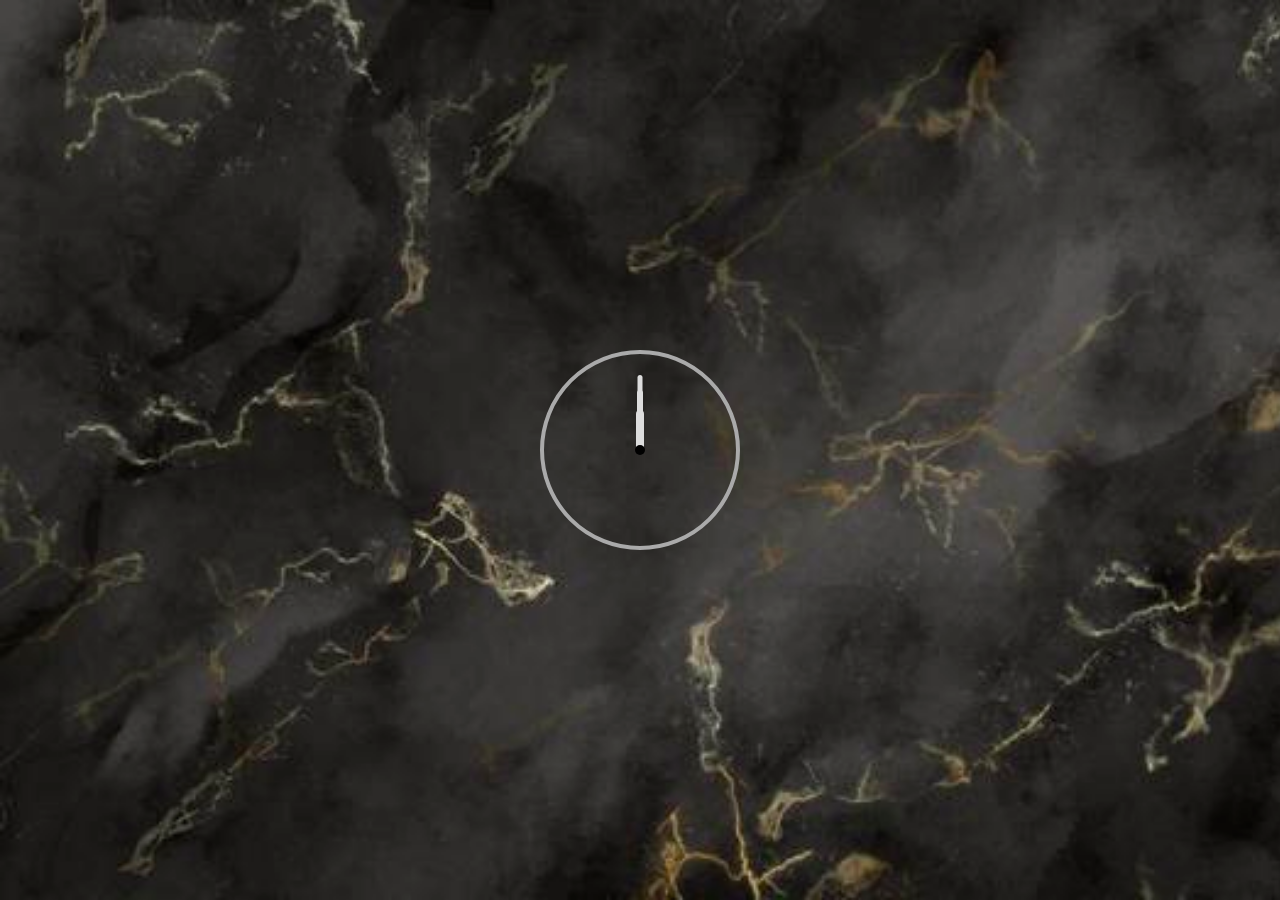
<file: day2/index.html>
<!DOCTYPE html>
<html lang="en">
<head>
  <meta charset="UTF-8">
  <meta http-equiv="X-UA-Compatible" content="IE=edge">
  <meta name="viewport" content="width=device-width, initial-scale=1.0">
  <title>Clock</title>
  <link rel="stylesheet" href="./css/style.css">
</head>
<body>
  <div class="container">
    <div class="clock">
      <div class="clock-face">
        <div class="hand hand-hour"></div>
        <div class="hand hand-minute"></div>
        <div class="hand hand-second"></div>
      </div>
    </div>
  </div>
  <script src="js/main.js"></script>
</body>
</html>
</file>
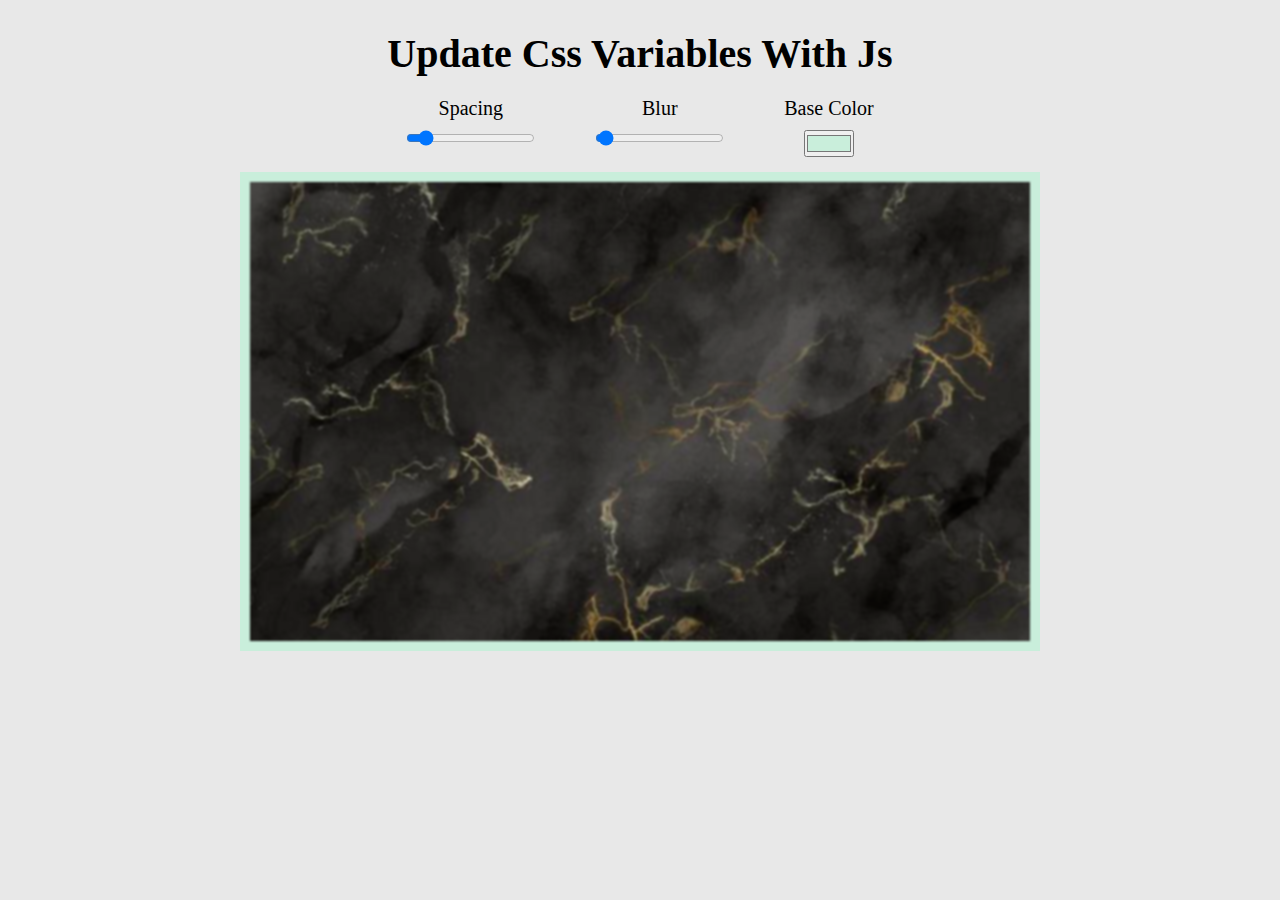
<file: day3/index.html>
<!DOCTYPE html>
<html lang="en">
<head>
  <meta charset="UTF-8">
  <meta http-equiv="X-UA-Compatible" content="IE=edge">
  <meta name="viewport" content="width=device-width, initial-scale=1.0">
  <title>Play with css variables with js</title>
  <link rel="stylesheet" href="./css/style.css">
</head>
<body>
  <div class="container">
    <h1>Update Css Variables with Js</h1>
    <form >
      <div class="form-group">
        <label for="spacing" class="label-spacing">Spacing</label>
        <input type="range" name="spacing" id="spacing" min="0" max='100' value="10" data-unit='px' class="form-control">
      </div>
      <div class="form-group">
        <label for="blur" class="label-blur">Blur</label>
        <input type="range" name="blur" min="0" max="50" id="blur" value="1" class="form-control" data-unit="px">
      </div>
      <div class="form-group">
        <label for="color" class="label-color">Base Color</label>
        <input type="color" name="color" id="color"  class="form-control" value="#c9eedb">
      </div>
    </form>
    <div class="show">
      <img src="./images/black-gold-marble-texture_125540-835.jpg" alt="background" class="img">
    </div>
  </div>

  <script src="js/main.js"></script>
</body>
</html>
</file>
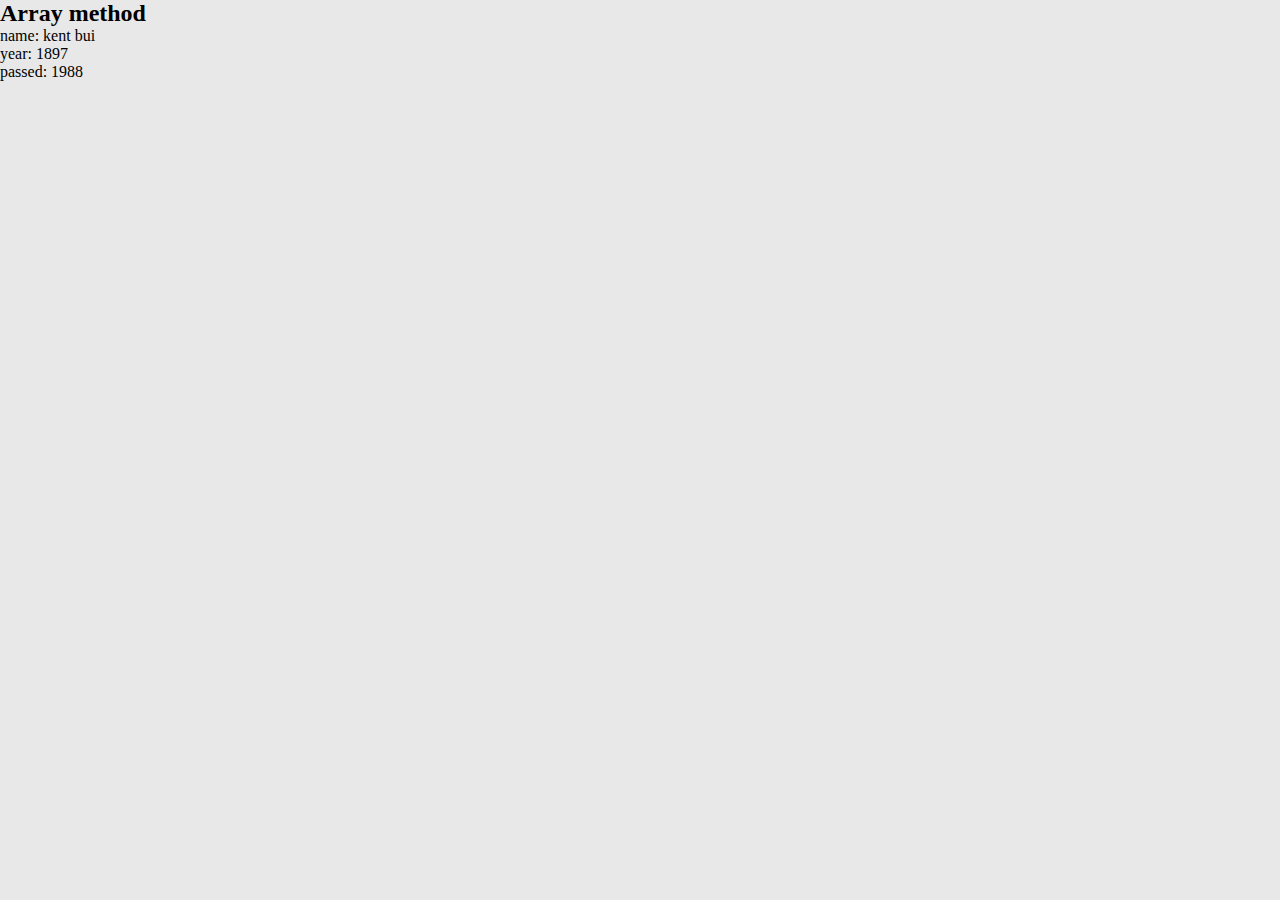
<file: day4/index.html>
<!DOCTYPE html>
<html lang="en">
<head>
  <meta charset="UTF-8">
  <meta http-equiv="X-UA-Compatible" content="IE=edge">
  <meta name="viewport" content="width=device-width, initial-scale=1.0">
  <title>Array method</title>
  <link rel="stylesheet" href="./css/style.css">
</head>
<body>
  <div class="container">
    <h2>Array method</h2>
  </div>
  <div id="root"></div>
  
  
  <script src="js/main.js"></script>
</body>
</html>
</file>
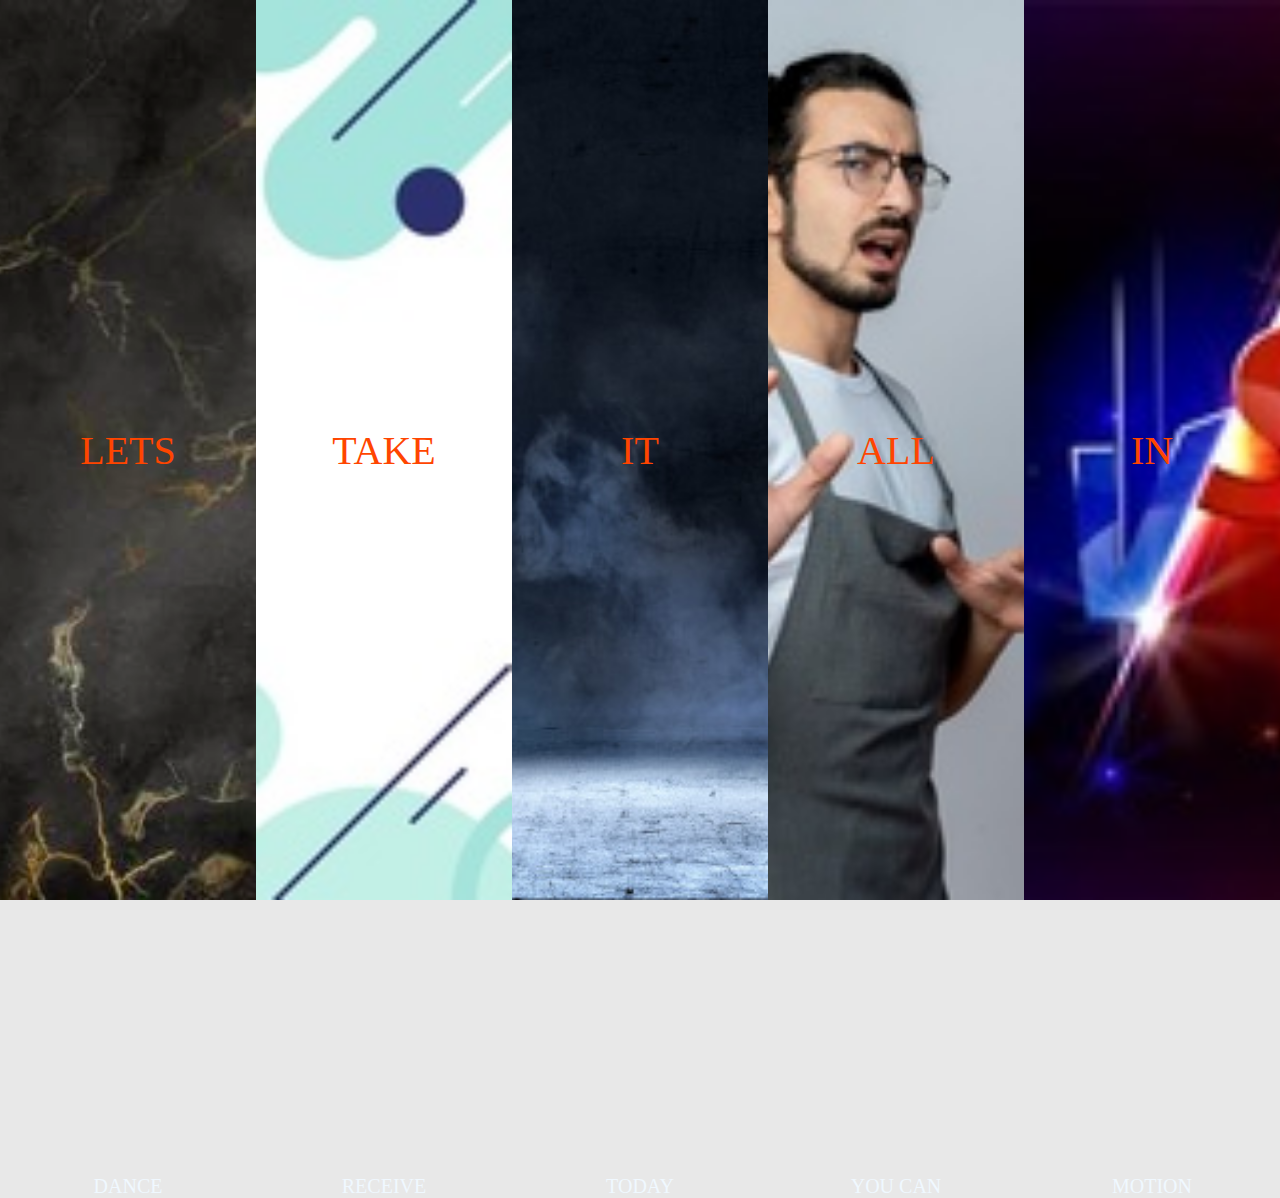
<file: day5/index.html>
<!DOCTYPE html>
<html lang="en">
<head>
  <meta charset="UTF-8">
  <meta http-equiv="X-UA-Compatible" content="IE=edge">
  <meta name="viewport" content="width=device-width, initial-scale=1.0">
  <title>Flex panels image gallery</title>
  <link rel="stylesheet" href="./css/style.css">
</head>
<body>
  <div class="container">
    <div class="panel panel-1">
      <p>Hey</p>
      <p>lets</p>
      <p>dance</p>
    </div>
    <div class="panel panel-2">
      <p>give</p>
      <p>take</p>
      <p>receive</p>
    </div>
    <div class="panel panel-3">
      <p>experience</p>
      <p>it</p>
      <p>today</p>
    </div>
    <div class="panel panel-4">
      <p>give</p>
      <p>all</p>
      <p>you can</p>
    </div>
    <div class="panel panel-5">
      <p>life</p>
      <p>in</p>
      <p>motion</p>
    </div>
  </div>
  
  <script src="js/main.js"></script>
</body>
</html>
</file>
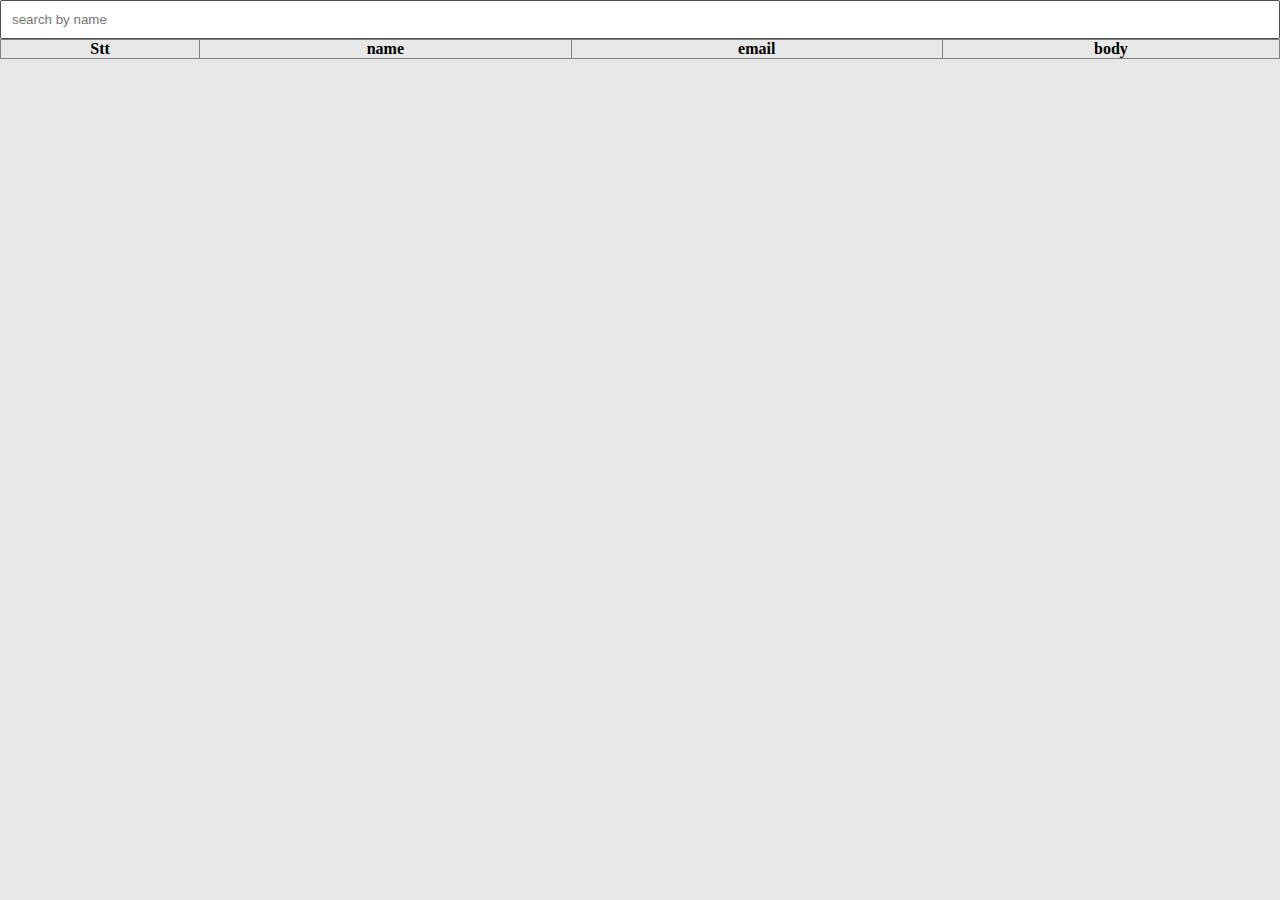
<file: day6/index.html>
<!DOCTYPE html>
<html lang="en">
<head>
  <meta charset="UTF-8">
  <meta http-equiv="X-UA-Compatible" content="IE=edge">
  <meta name="viewport" content="width=device-width, initial-scale=1.0">
  <title>Fetch data</title>
  <link rel="stylesheet" href="./css/style.css">
</head>
<body>
  <div class="container">
    <input type="text" value="" placeholder="search by name">
    <table>
      <thead>
        <tr>
          <th>Stt</th>
          <th>name</th>
          <th>email</th>
          <th>body</th>
        </tr>
      </thead>
      <tbody class='body'>
        <!-- <tr>
          <td>1</td>
          <td>id labore ex et quam laborum</td>
          <td>Eliseo@gardner.biz</td>
          <td><p>laudantium enim quasi est quidem magnam voluptate ipsam eos\ntempora quo necessitatibus\ndolor quam autem quasi\nreiciendis et nam sapiente accusantium</p> </td>
        </tr> -->
      </tbody>
    </table>
  </div>
  
  <script src="js/main.js"></script>
</body>
</html>
</file>
<file: day2/css/style.css>
* {
  margin: 0;
  padding: 0;
  box-sizing: border-box;
}

.container {
  width: 100vw;
  height: 100vh;
  background-image: url("../images/black-gold-marble-texture_125540-835.jpg");
  background-repeat: no-repeat;
  background-size: cover;

  display: flex;
  justify-content: center;
  align-items: center;
  flex-wrap: wrap;
}

.clock {
  width: 200px;
  height: 200px;
  border-radius: 50%;
  border: 4px solid #aaa;
  position: relative;
}

.clock::after {
  content: "";
  position: absolute;
  top: 50%;
  left: 50%;
  transform: translate(-50%, -50%);
  z-index: 100;

  width: 10px;
  height: 10px;
  border-radius: 50%;
  background-color: black;
}

.clock-face {
  width: 100%;
  height: 100%;
  position: relative;
}

.hand {
  background-color: #ddd;
  position: absolute;
  top: 50%;
  left: 50%;
  transform: translateY(-50%) rotate(-90deg);
  transform-origin: left;
  border-radius: 5px;

  transition: all 0.1s ease-in-out;
}

.hand-hour {
  width: 40px;
  height: 8px;
}

.hand-minute {
  width: 60px;
  height: 6px;
}

.hand-second {
  width: 75px;
  height: 5px;
}

@keyframes rotate {
}
</file>
<file: day3/css/style.css>
:root {
  --color: #c9eedb;
  --spacing: 10px;
  --blur: 1px;
}
* {
  margin: 0;
  padding: 0;
  -webkit-box-sizing: border-box;
  box-sizing: border-box;
}

body {
  background-color: #e8e8e8;
}

.img {
  width: 100%;
  height: 100%;
  display: block;
  -o-object-fit: cover;
  object-fit: cover;
}

.container {
  width: 800px;
  height: 600px;
  margin: 0 auto;
  text-align: center;
  padding: 30px 0;
}

.container h1 {
  font-size: 40px;
  text-transform: capitalize;
}

.container form {
  margin-top: 20px;
  display: -webkit-box;
  display: -ms-flexbox;
  display: flex;
  -webkit-box-pack: center;
  -ms-flex-pack: center;
  justify-content: center;
}

.container form .form-group {
  margin: 0 30px;
  display: -webkit-box;
  display: -ms-flexbox;
  display: flex;
  -webkit-box-orient: vertical;
  -webkit-box-direction: normal;
  -ms-flex-direction: column;
  flex-direction: column;
  -webkit-box-align: center;
  -ms-flex-align: center;
  align-items: center;
}

.container form label {
  font-size: 20px;
}

.container form .form-control {
  margin-top: 10px;
}

.container .show {
  width: 100%;
  margin-top: 15px;
  padding: var(--spacing);
  background-color: var(--color);
}

.container .show .img {
  width: 100%;
  height: 100%;
  display: block;
  filter: blur(var(--blur));
  -o-object-fit: cover;
  object-fit: cover;
}
</file>
<file: day4/css/style.css>
* {
  margin: 0;
  padding: 0;
  -webkit-box-sizing: border-box;
          box-sizing: border-box;
}

body {
  background-color: #e8e8e8;
}

.img {
  width: 100%;
  height: 100%;
  display: block;
  -o-object-fit: cover;
     object-fit: cover;
}
/*# sourceMappingURL=style.css.map */
</file>
<file: day5/css/style.css>
* {
  margin: 0;
  padding: 0;
  -webkit-box-sizing: border-box;
  box-sizing: border-box;
}

body {
  background-color: #e8e8e8;
}

.img {
  width: 100%;
  height: 100%;
  display: block;
  -o-object-fit: cover;
  object-fit: cover;
}

.container {
  width: 100vw;
  height: 100vh;
  display: flex;
}

.panel {
  flex: 1;

  display: flex;
  flex-direction: column;
  align-items: center;
  justify-content: space-evenly;

  background-position: center;
  background-size: cover;
  background-repeat: no-repeat;

  transition: all 0.35s;
}

.panel p {
  text-transform: uppercase;
  font-size: 20px;
  color: aliceblue;

  position: relative;
}

.panel p:first-child {
  top: -500px;
  transition: all 0.35s;
}

.panel p:last-child {
  bottom: -500px;
  transition: all 0.35s;
}

.panel p:nth-child(2) {
  color: orangered;
  font-size: 40px;
}

.panel-1 {
  background-image: url("../images/black-gold-marble-texture_125540-835.jpg");
}

.panel-2 {
  background-image: url("../images/flat-geometric-background_23-2148957201.jpg");
}

.panel-3 {
  background-image: url("../images/room-with-concrete-floor-smoke-background_9083-2991.jpg");
}

.panel-4 {
  background-image: url("../images/unpleased-young-caucasian-male-barber-wearing-glasses-wavy-hair-band-uniform-standing-profile-view-stretching-out-hand-camera-gesturing-no-isolated-white-background-with-copy-sp.jpg");
}

.panel-5 {
  background-image: url("../images/versus-vs-sign-with-blue-red-empty-podiums-pedestals_107791-6378.jpg");
}

.panel.active {
  flex: 4;
}

.panel.active p:first-child {
  top: 0;
}

.panel.active p:last-child {
  bottom: 0;
}
</file>
<file: day6/css/style.css>
* {
  margin: 0;
  padding: 0;
  -webkit-box-sizing: border-box;
  box-sizing: border-box;
}

body {
  background-color: #e8e8e8;
}

.img {
  width: 100%;
  height: 100%;
  display: block;
  -o-object-fit: cover;
  object-fit: cover;
}
/*# sourceMappingURL=style.css.map */

table {
  /* border: 1px solid gray; */
  border-collapse: collapse;
  width: 100%;
}

th,
td {
  border: 1px solid gray;
}

tr:nth-child(even) {
  background-color: #aaa;
}

input {
  padding: 10px;
  outline: none;
  width: 100%;
}
</file>
